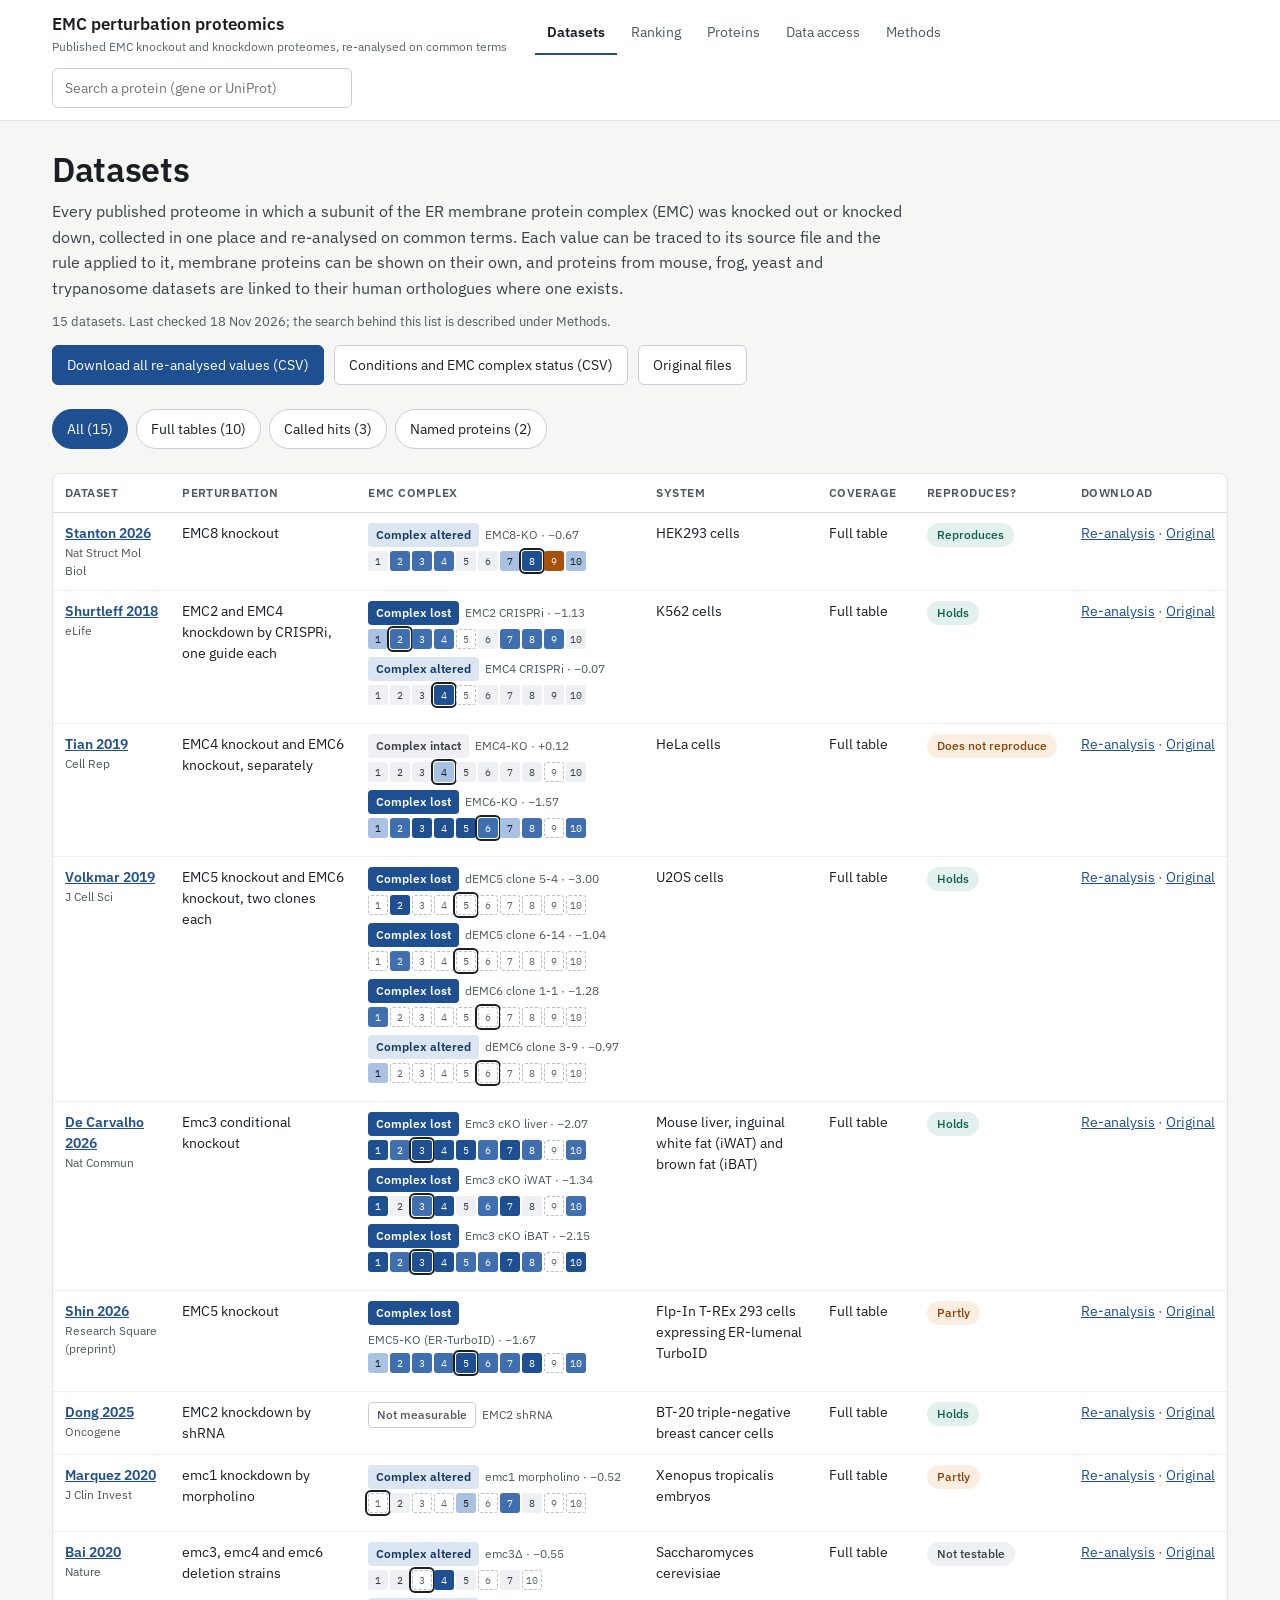
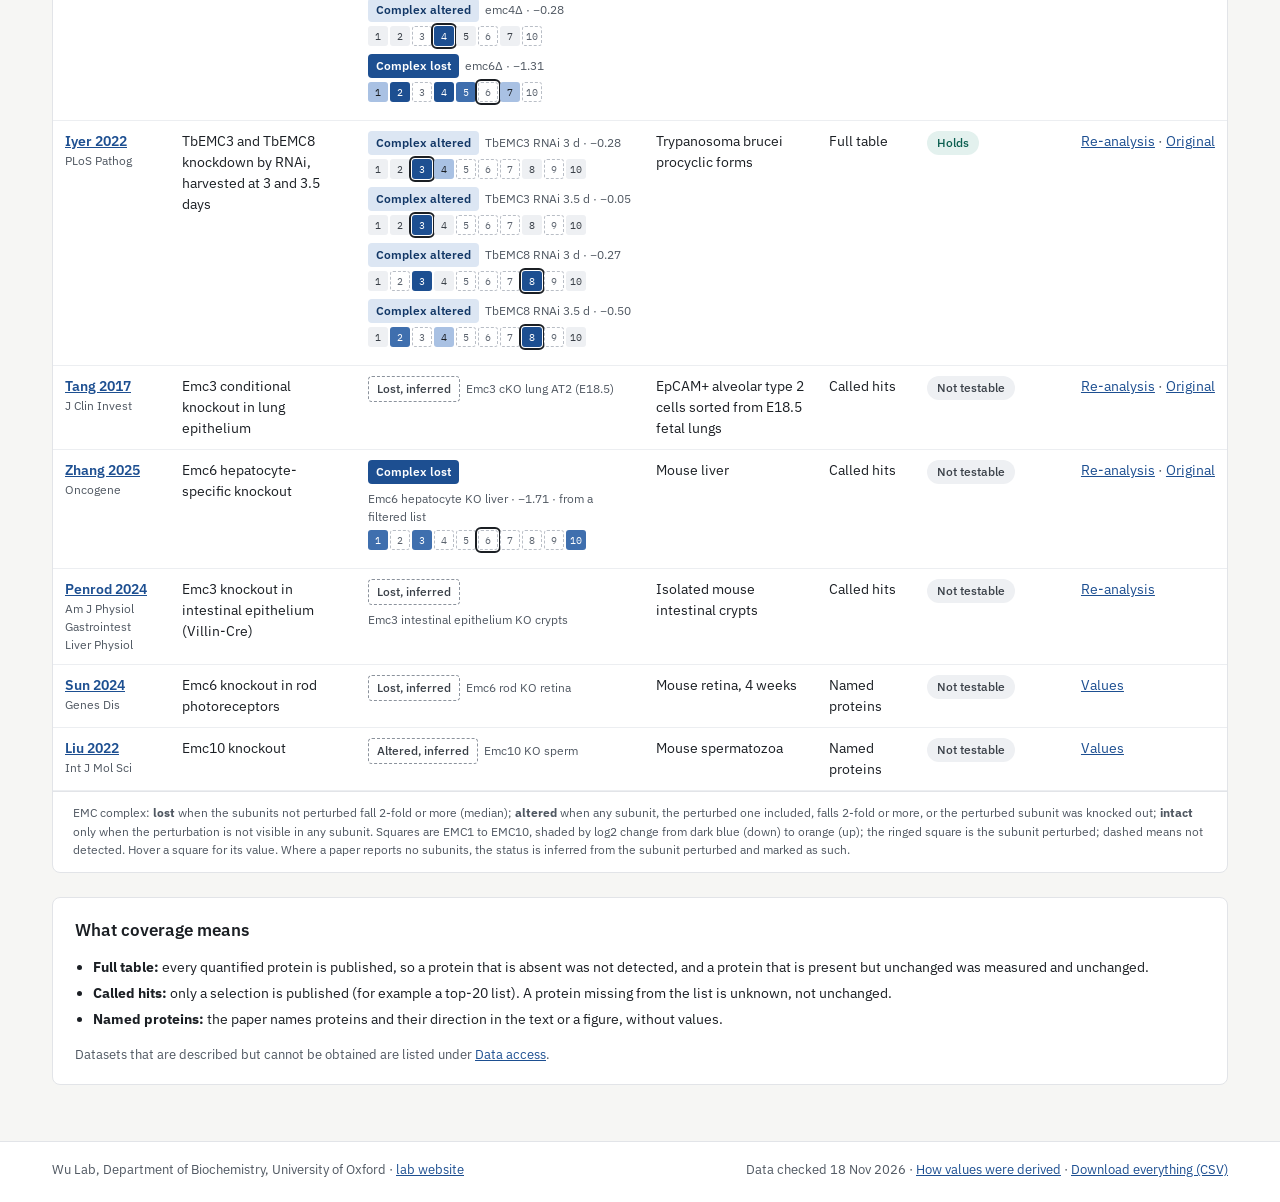
<file: index.html>
<!doctype html>
<html lang="en">
<head>
<meta charset="utf-8">
<meta name="viewport" content="width=device-width, initial-scale=1">
<title>EMC perturbation proteomics: datasets</title>
<meta name="description" content="Every published EMC knockout and knockdown proteome, re-analysed on common terms, with a membrane-protein filter and cross-species orthologues.">
<link rel="preconnect" href="https://fonts.googleapis.com">
<link href="https://fonts.googleapis.com/css2?family=IBM+Plex+Mono:wght@400;500&family=IBM+Plex+Sans:wght@400;500;600&display=swap" rel="stylesheet">
<link rel="stylesheet" href="assets/style.css">
<link rel="icon" href="data:,">
</head>
<body>
<main><div class="wrap">
  <section style="display:flex;flex-direction:column;gap:10px">
    <h1>Datasets</h1>
    <p class="lead">Every published proteome in which a subunit of the ER membrane protein complex (EMC) was knocked out or knocked down, collected in one place and re-analysed on common terms. Each value can be traced to its source file and the rule applied to it, membrane proteins can be shown on their own, and proteins from mouse, frog, yeast and trypanosome datasets are linked to their human orthologues where one exists.</p>
    <p class="small" id="sweep"></p>
    <div style="display:flex;flex-wrap:wrap;gap:10px;margin-top:4px">
      <a class="btn primary" href="downloads/emc_long.csv" download>Download all re-analysed values (CSV)</a>
      <a class="btn" href="downloads/conditions.csv" download>Conditions and EMC complex status (CSV)</a>
      <a class="btn" href="access.html#originals">Original files</a>
    </div>
  </section>

  <div class="chips" role="group" aria-label="Filter by coverage" id="filters"></div>

  <section class="card">
    <div class="tbox"><table class="t" style="min-width:1080px">
      <thead><tr><th>Dataset</th><th>Perturbation</th><th>EMC complex</th><th>System</th><th>Coverage</th><th>Reproduces?</th><th>Download</th></tr></thead>
      <tbody id="rows"><tr><td colspan="7" class="loading">Loading…</td></tr></tbody>
    </table></div>
    <div class="card-foot">EMC complex: <b>lost</b> when the subunits not perturbed fall 2-fold or more (median); <b>altered</b> when any subunit, the perturbed one included, falls 2-fold or more, or the perturbed subunit was knocked out; <b>intact</b> only when the perturbation is not visible in any subunit. Squares are EMC1 to EMC10, shaded by log2 change from dark blue (down) to orange (up); the ringed square is the subunit perturbed; dashed means not detected. Hover a square for its value. Where a paper reports no subunits, the status is inferred from the subunit perturbed and marked as such.</div>
  </section>

  <section class="card pad" style="display:flex;flex-direction:column;gap:10px">
    <h2>What coverage means</h2>
    <ul class="plain">
      <li><b>Full table:</b> every quantified protein is published, so a protein that is absent was not detected, and a protein that is present but unchanged was measured and unchanged.</li>
      <li><b>Called hits:</b> only a selection is published (for example a top-20 list). A protein missing from the list is unknown, not unchanged.</li>
      <li><b>Named proteins:</b> the paper names proteins and their direction in the text or a figure, without values.</li>
    </ul>
    <p class="small">Datasets that are described but cannot be obtained are listed under <a href="access.html">Data access</a>.</p>
  </section>
</div></main>
<script src="assets/common.js"></script>
<script>
EMC.header('index.html');
(async () => {
  const D = await EMC.getJSON('data/datasets.json');
  const ds = D.datasets;
  document.getElementById('sweep').textContent = `${ds.length} datasets. Last checked ${D.checked}; the search behind this list is described under Methods.`;
  let filt = 'all';
  const counts = { all: ds.length };
  ds.forEach(d => counts[d.coverage] = (counts[d.coverage] || 0) + 1);
  const opts = [['all', 'All'], ['full table', 'Full tables'], ['called hits', 'Called hits'], ['named proteins', 'Named proteins']];
  const F = document.getElementById('filters');
  const drawF = () => F.innerHTML = opts.map(([k, l]) => `<button data-k="${k}" class="${filt === k ? 'on' : ''}">${l} (${counts[k] || 0})</button>`).join('');
  F.addEventListener('click', e => { const k = e.target.closest('button')?.dataset.k; if (k) { filt = k; drawF(); draw(); } });
  const draw = () => {
    document.getElementById('rows').innerHTML = ds.filter(d => filt === 'all' || d.coverage === filt).map(d => {
      const v = EMC.VERDICT[d.verdict] || [d.verdict, ''];
      const cx = d.conditions.map(c => `<div style="display:flex;flex-direction:column;gap:4px;margin-bottom:8px">
          <div style="display:flex;flex-wrap:wrap;gap:6px;align-items:center">${EMC.badge(c)}<span class="tiny">${EMC.esc(c.name)}${c.median !== null && !c.basis.startsWith('inferred') ? ' · ' + EMC.fc(c.median) : ''}${c.basis.startsWith('one other') ? ' · 1 subunit' : ''}${c.basis.includes('filtered') ? ' · from a filtered list' : ''}</span></div>
          ${EMC.strip(c, d.species, false)}</div>`).join('');
      const dl = d.coverage === 'named proteins' && !d.originals.length ? `<a href="${d.csv}" download>Values</a>` :
        `<a href="${d.csv}" download>Re-analysis</a>${d.originals.length ? ` · <a href="dataset.html?id=${d.id}#downloads">Original</a>` : ''}`;
      return `<tr>
        <td><a href="dataset.html?id=${d.id}" style="font-weight:600">${EMC.esc(d.short)}</a><div class="tiny">${EMC.esc(d.journal)}</div></td>
        <td>${EMC.esc(d.perturbation)}</td>
        <td style="min-width:260px">${cx}</td>
        <td>${EMC.esc(d.system)}</td>
        <td>${EMC.COVERAGE[d.coverage]}</td>
        <td><span class="pill ${v[1]}">${v[0]}</span></td>
        <td class="small" style="white-space:nowrap">${dl}</td></tr>`;
    }).join('');
  };
  drawF(); draw();
})().catch(e => { document.getElementById('rows').innerHTML = `<tr><td colspan="7" class="loading">Could not load the data (${EMC.esc(e.message)}). If you opened this file directly, serve the folder instead (see README).</td></tr>`; });
</script>
</body>
</html>
</file>
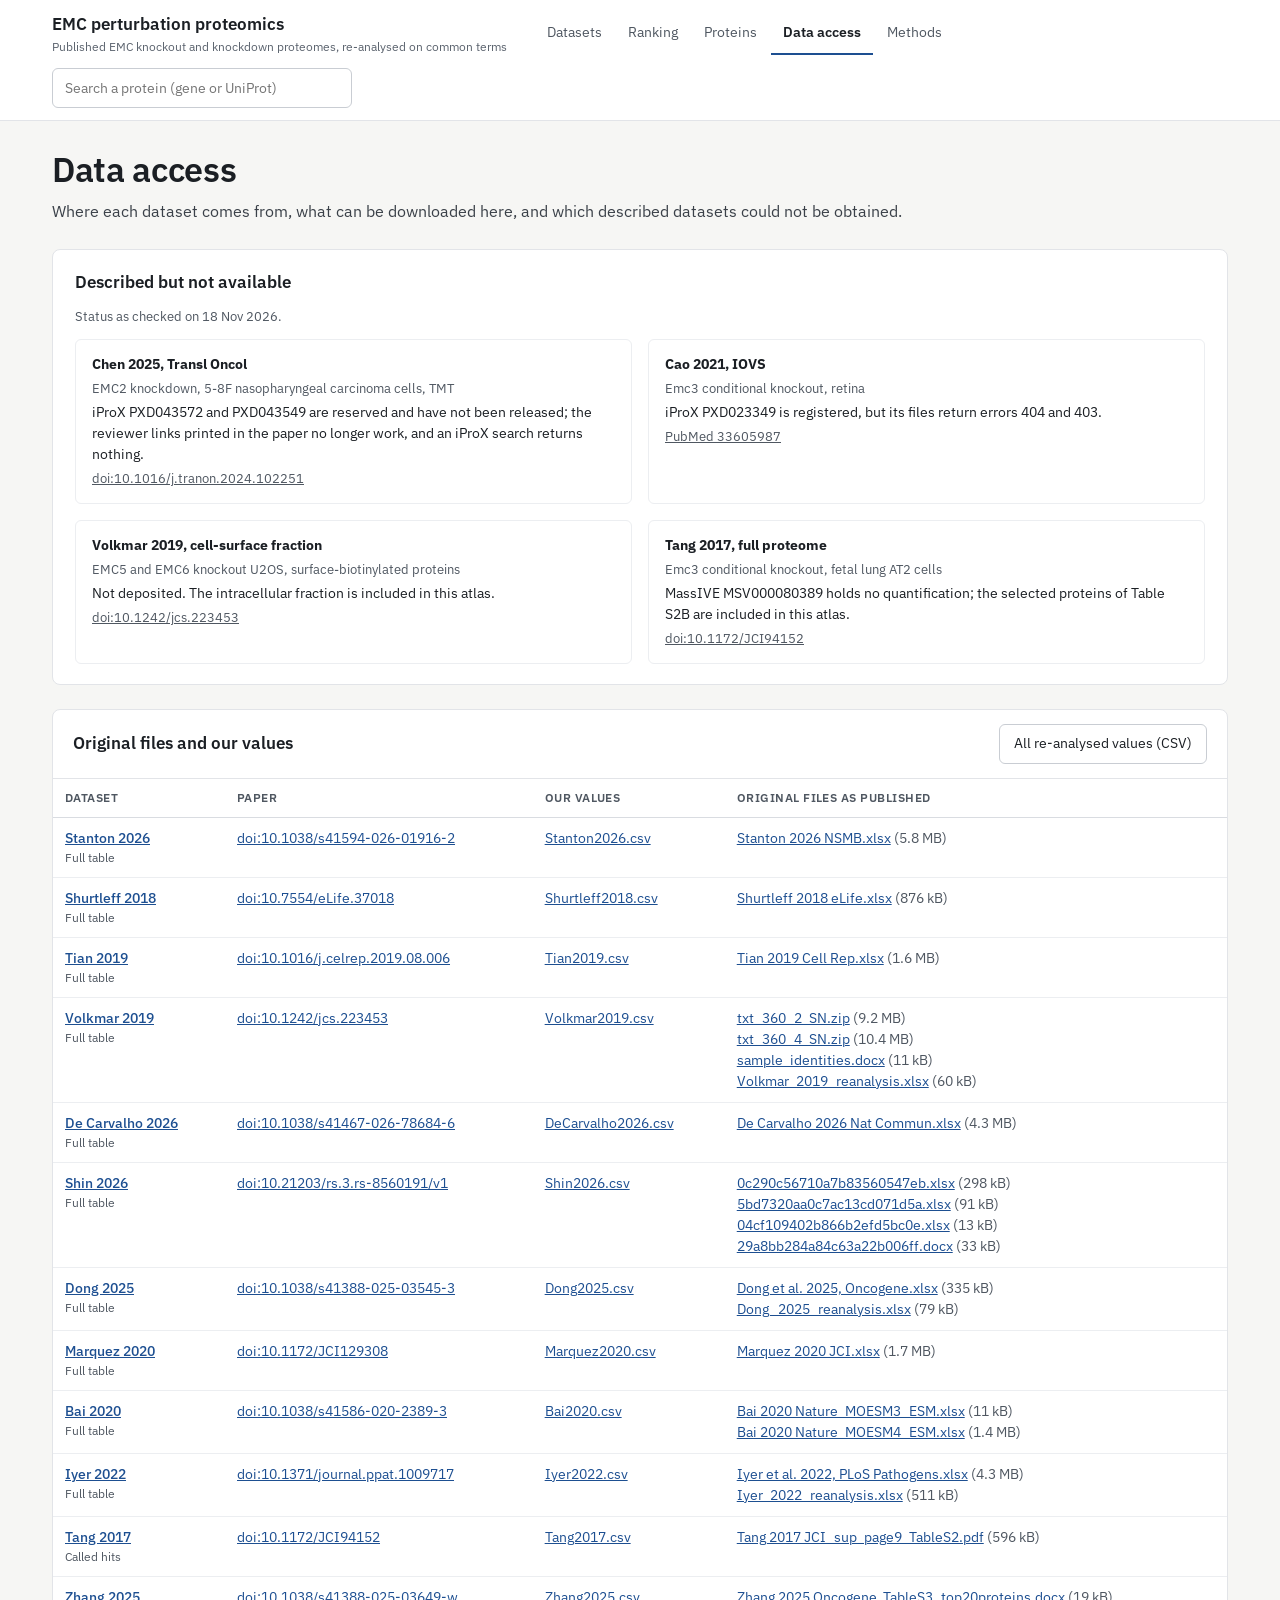
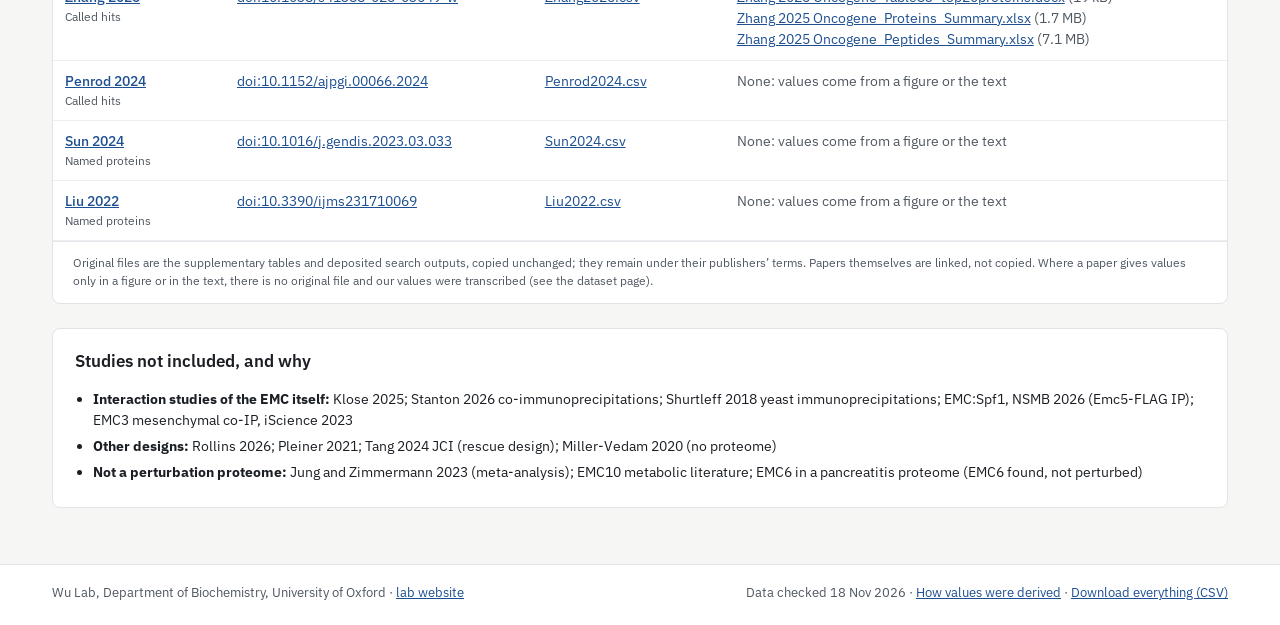
<file: access.html>
<!doctype html>
<html lang="en">
<head>
<meta charset="utf-8">
<meta name="viewport" content="width=device-width, initial-scale=1">
<title>EMC perturbation proteomics: data access</title>
<link rel="preconnect" href="https://fonts.googleapis.com">
<link href="https://fonts.googleapis.com/css2?family=IBM+Plex+Mono:wght@400;500&family=IBM+Plex+Sans:wght@400;500;600&display=swap" rel="stylesheet">
<link rel="stylesheet" href="assets/style.css">
<link rel="icon" href="data:,">
</head>
<body>
<main><div class="wrap">
  <section style="display:flex;flex-direction:column;gap:10px">
    <h1>Data access</h1>
    <p class="lead">Where each dataset comes from, what can be downloaded here, and which described datasets could not be obtained.</p>
  </section>
  <section class="card pad" style="display:flex;flex-direction:column;gap:12px">
    <h2>Described but not available</h2>
    <p class="small" id="checked"></p>
    <div class="grid2" id="unavail"></div>
  </section>
  <section class="card" id="originals">
    <div class="card-head"><h2>Original files and our values</h2><a class="btn" href="downloads/emc_long.csv" download>All re-analysed values (CSV)</a></div>
    <div class="tbox"><table class="t" style="min-width:820px"><thead><tr><th>Dataset</th><th>Paper</th><th>Our values</th><th>Original files as published</th></tr></thead><tbody id="orig"></tbody></table></div>
    <div class="card-foot">Original files are the supplementary tables and deposited search outputs, copied unchanged; they remain under their publishers’ terms. Papers themselves are linked, not copied. Where a paper gives values only in a figure or in the text, there is no original file and our values were transcribed (see the dataset page).</div>
  </section>
  <section class="card pad" style="display:flex;flex-direction:column;gap:10px">
    <h2>Studies not included, and why</h2>
    <ul class="plain" id="excl"></ul>
  </section>
</div></main>
<script src="assets/common.js"></script>
<script>
EMC.header('access.html');
(async () => {
  const D = await EMC.getJSON('data/datasets.json'), e = EMC.esc;
  document.getElementById('checked').textContent = `Status as checked on ${D.checked}.`;
  document.getElementById('unavail').innerHTML = D.unavailable.map(u => `<div style="border:1px solid #eceef1;border-radius:6px;padding:14px 16px;display:flex;flex-direction:column;gap:4px">
    <b style="font-size:14px">${e(u.paper)}</b><span class="small">${e(u.what)}</span><span style="font-size:14px;line-height:1.5">${e(u.status)}</span>
    ${u.doi ? `<a class="small" href="https://doi.org/${e(u.doi)}">doi:${e(u.doi)}</a>` : u.pmid ? `<a class="small" href="https://pubmed.ncbi.nlm.nih.gov/${e(u.pmid)}/">PubMed ${e(u.pmid)}</a>` : ''}</div>`).join('');
  const kb = n => n === null ? '' : n > 1e6 ? ` (${(n / 1e6).toFixed(1)} MB)` : ` (${Math.max(1, Math.round(n / 1e3))} kB)`;
  document.getElementById('orig').innerHTML = D.datasets.map(d => `<tr>
    <td><a href="dataset.html?id=${d.id}" style="font-weight:500">${e(d.short)}</a><div class="tiny">${EMC.COVERAGE[d.coverage]}</div></td>
    <td class="small"><a href="https://doi.org/${e(d.doi)}">doi:${e(d.doi)}</a></td>
    <td class="small"><a href="${d.csv}" download>${d.id}.csv</a></td>
    <td class="small">${d.originals.length ? d.originals.map(f => `<a href="${encodeURI(f.path)}" download>${e(f.name)}</a>${kb(f.bytes)}`).join('<br>') : 'None: values come from a figure or the text'}</td></tr>`).join('');
  document.getElementById('excl').innerHTML = D.excluded.map(([k, v]) => `<li><b>${e(k)}:</b> ${e(v)}</li>`).join('');
})();
</script>
</body>
</html>
</file>
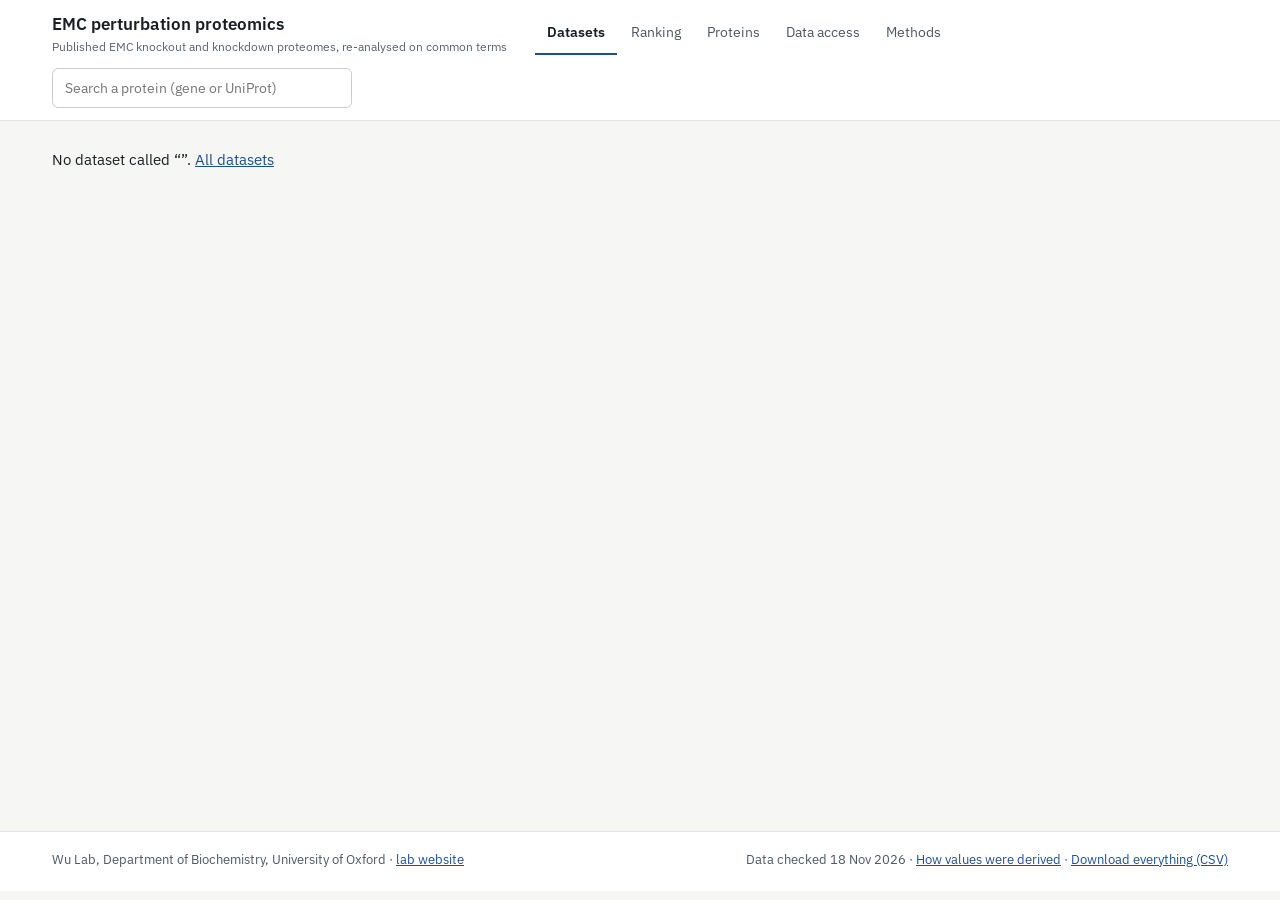
<file: dataset.html>
<!doctype html>
<html lang="en">
<head>
<meta charset="utf-8">
<meta name="viewport" content="width=device-width, initial-scale=1">
<title>EMC perturbation proteomics: dataset</title>
<link rel="preconnect" href="https://fonts.googleapis.com">
<link href="https://fonts.googleapis.com/css2?family=IBM+Plex+Mono:wght@400;500&family=IBM+Plex+Sans:wght@400;500;600&display=swap" rel="stylesheet">
<link rel="stylesheet" href="assets/style.css">
<link rel="icon" href="data:,">
</head>
<body>
<main><div class="wrap" id="page"><div class="loading">Loading…</div></div></main>
<script src="assets/common.js"></script>
<script src="assets/charts.js"></script>
<script src="assets/dataset.js"></script>
</body>
</html>
</file>
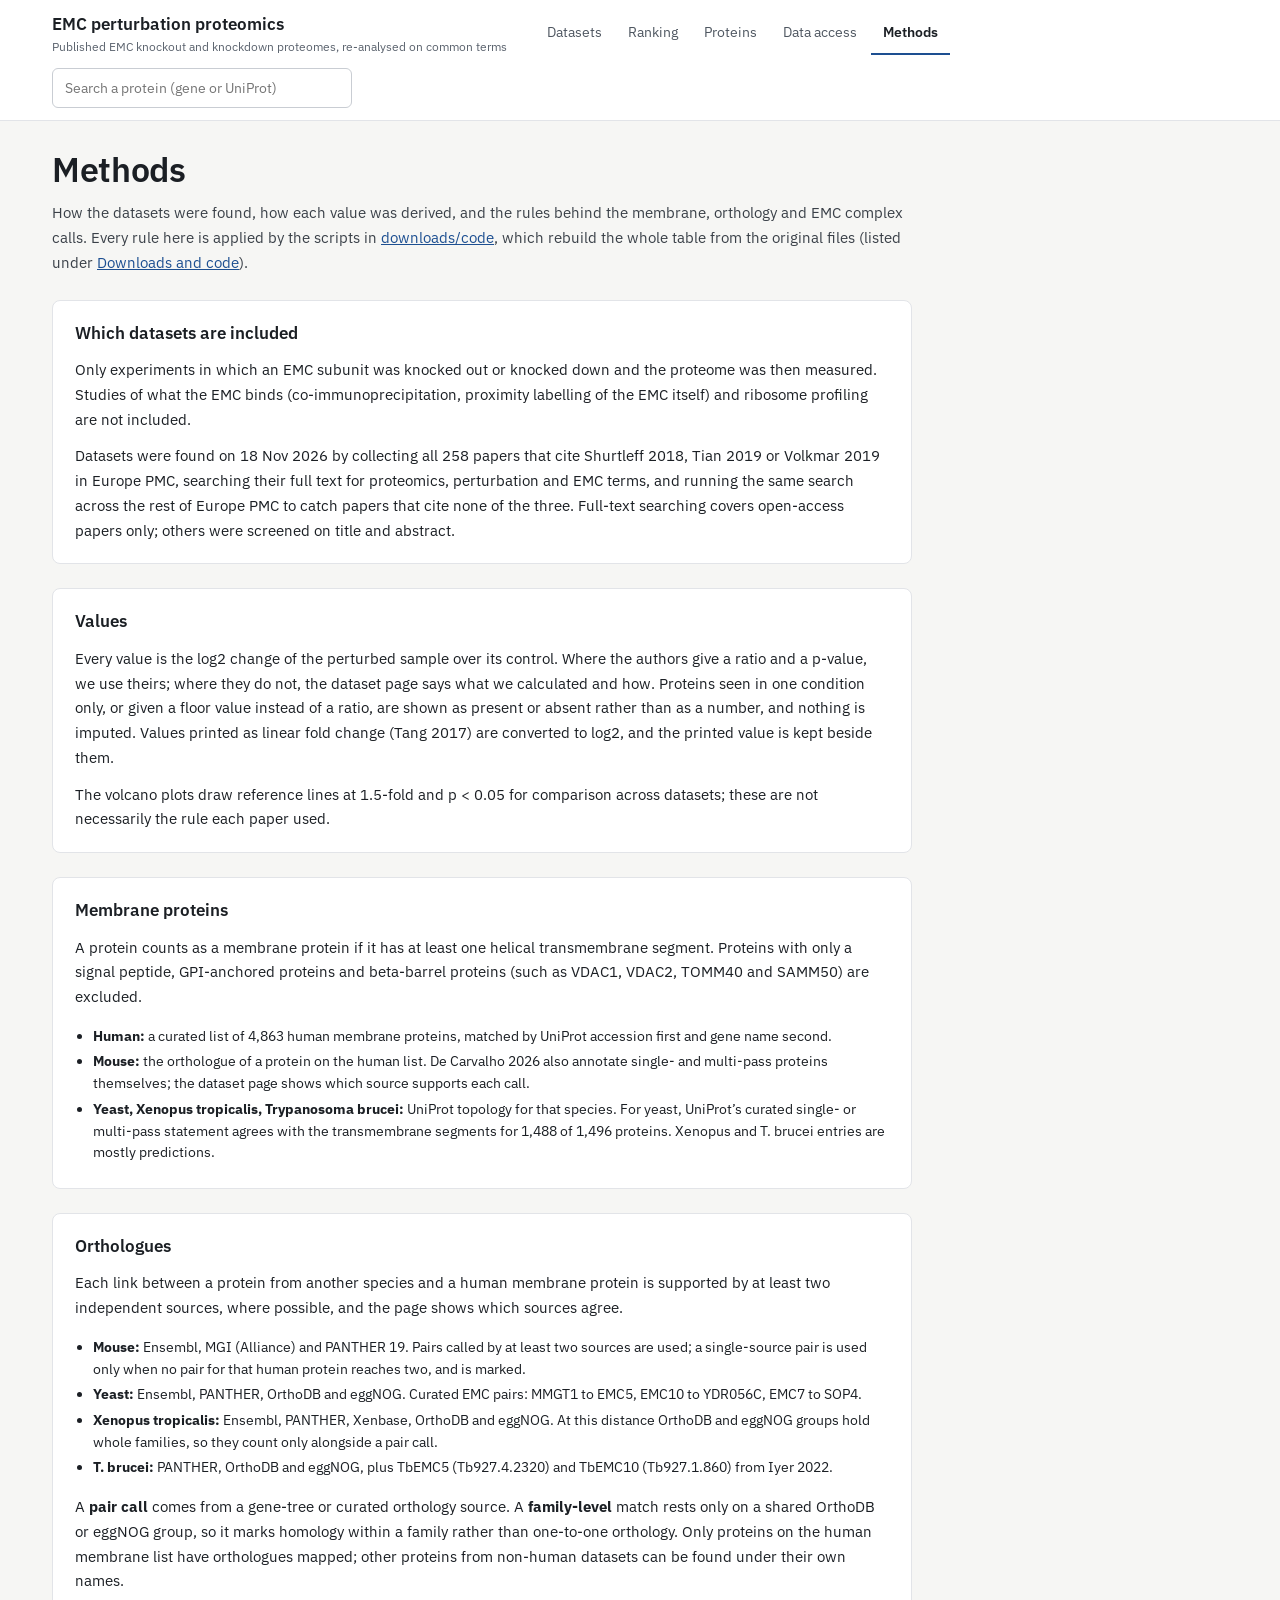
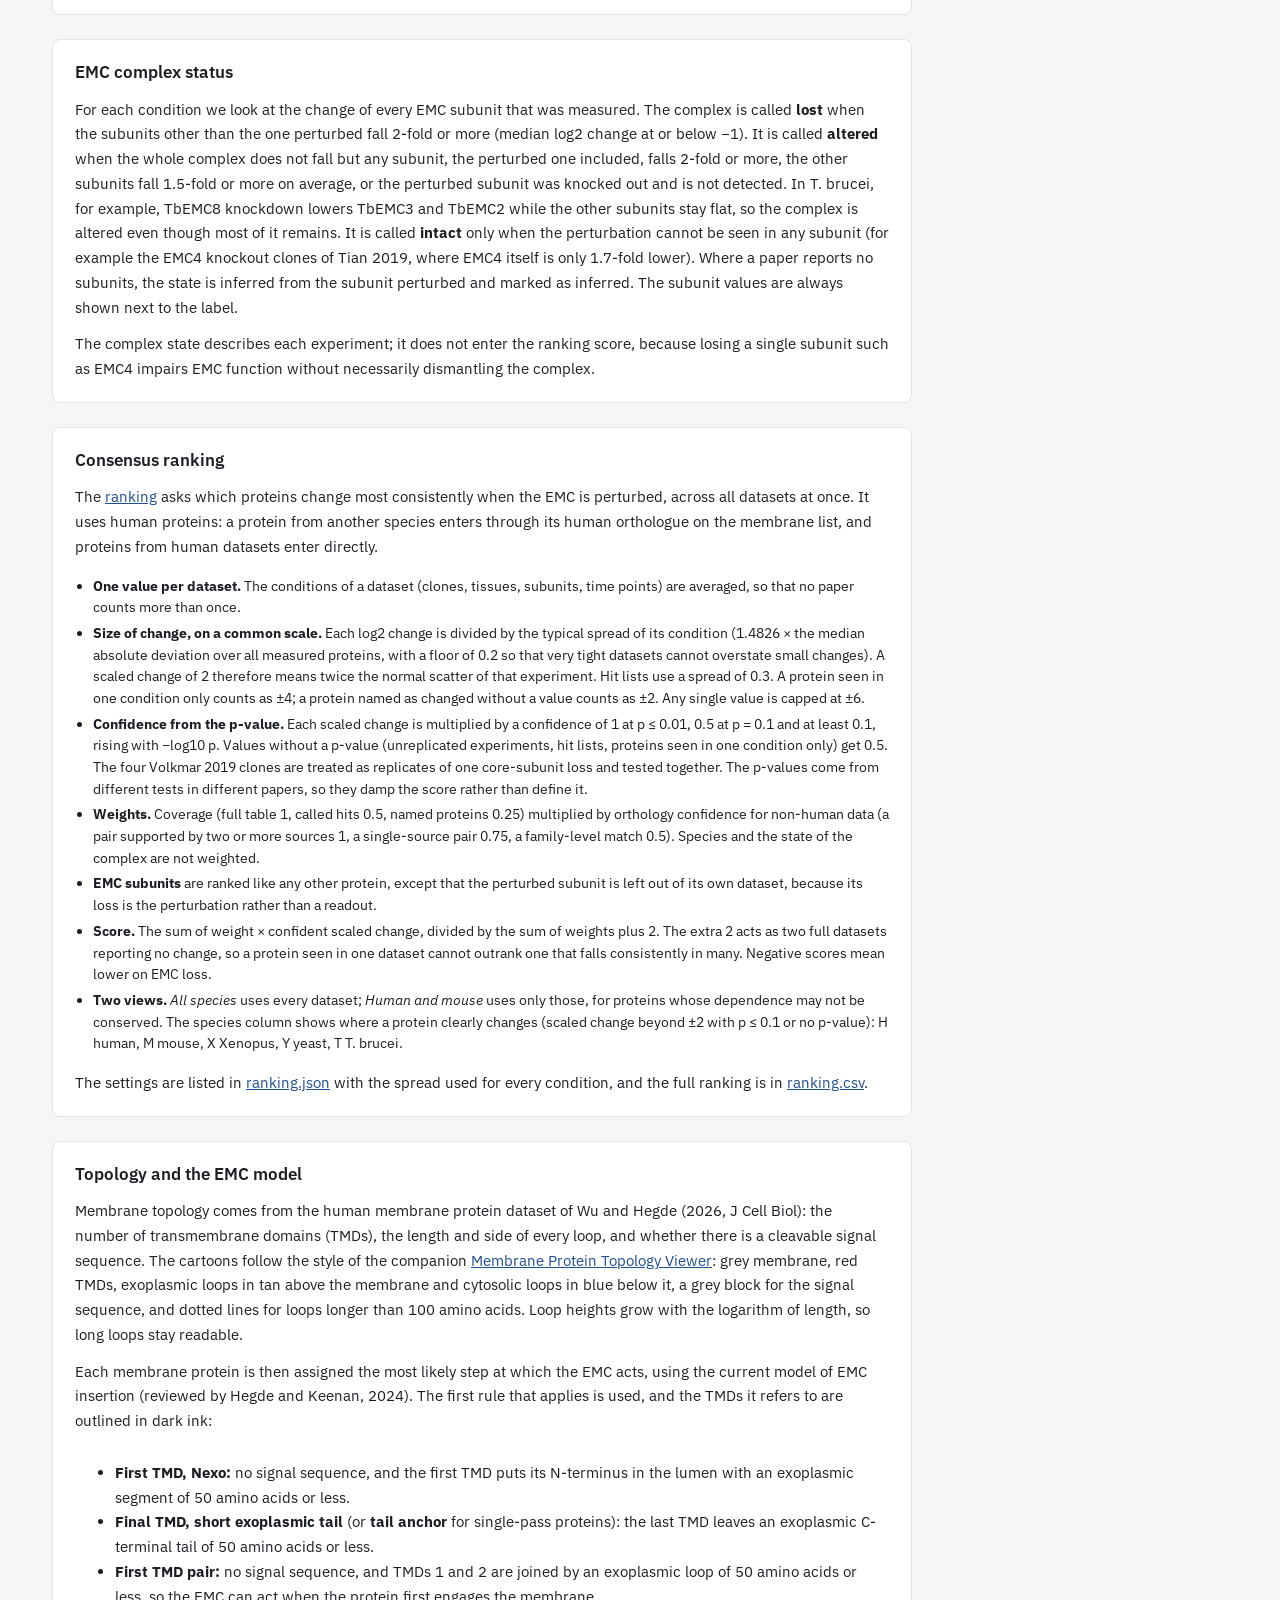
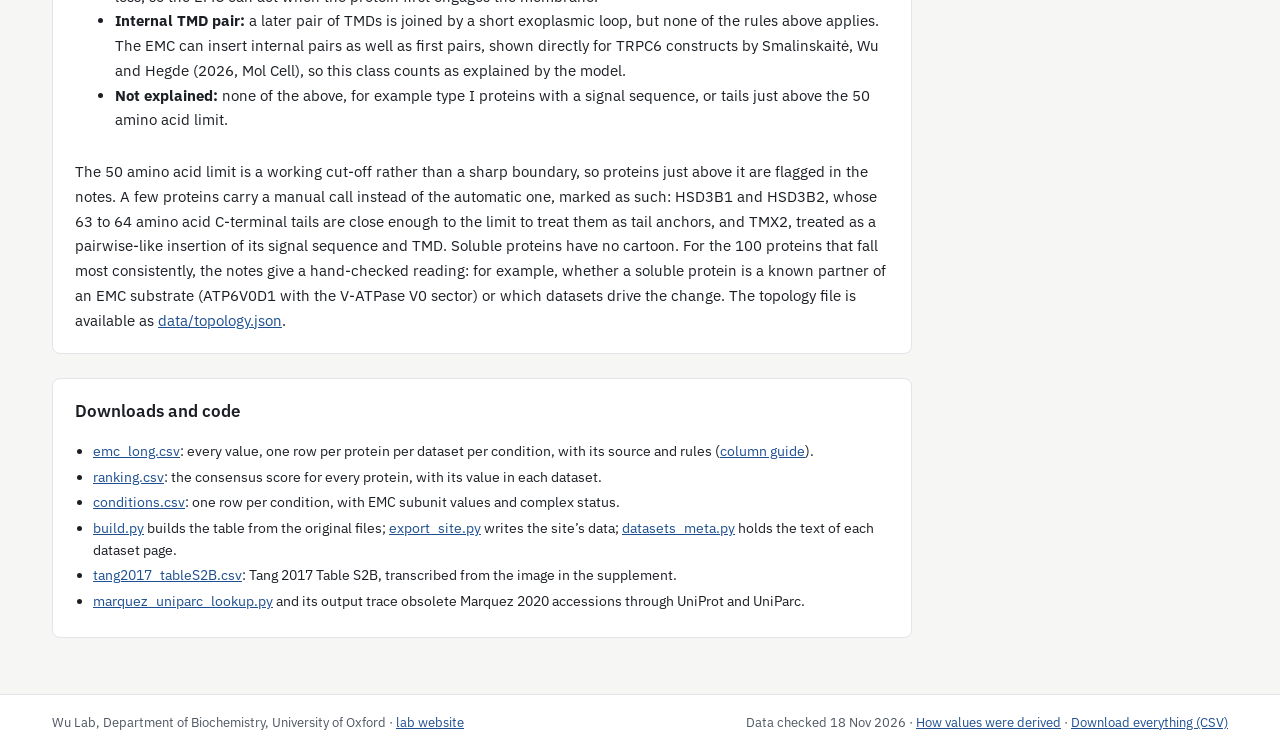
<file: methods.html>
<!doctype html>
<html lang="en">
<head>
<meta charset="utf-8">
<meta name="viewport" content="width=device-width, initial-scale=1">
<title>EMC perturbation proteomics: methods</title>
<link rel="preconnect" href="https://fonts.googleapis.com">
<link href="https://fonts.googleapis.com/css2?family=IBM+Plex+Mono:wght@400;500&family=IBM+Plex+Sans:wght@400;500;600&display=swap" rel="stylesheet">
<link rel="stylesheet" href="assets/style.css">
<link rel="icon" href="data:,">
<style>.prose{max-width:860px;display:flex;flex-direction:column;gap:12px}.prose p,.prose li{font-size:15px;line-height:1.65}</style>
</head>
<body>
<main><div class="wrap">
  <section class="prose">
    <h1>Methods</h1>
    <p class="lead">How the datasets were found, how each value was derived, and the rules behind the membrane, orthology and EMC complex calls. Every rule here is applied by the scripts in <a href="downloads/code/">downloads/code</a>, which rebuild the whole table from the original files (listed under <a href="#code">Downloads and code</a>).</p>
  </section>

  <section class="card pad prose">
    <h2>Which datasets are included</h2>
    <p>Only experiments in which an EMC subunit was knocked out or knocked down and the proteome was then measured. Studies of what the EMC binds (co-immunoprecipitation, proximity labelling of the EMC itself) and ribosome profiling are not included.</p>
    <p>Datasets were found on 18 Nov 2026 by collecting all 258 papers that cite Shurtleff 2018, Tian 2019 or Volkmar 2019 in Europe PMC, searching their full text for proteomics, perturbation and EMC terms, and running the same search across the rest of Europe PMC to catch papers that cite none of the three. Full-text searching covers open-access papers only; others were screened on title and abstract.</p>
  </section>

  <section class="card pad prose">
    <h2>Values</h2>
    <p>Every value is the log2 change of the perturbed sample over its control. Where the authors give a ratio and a p-value, we use theirs; where they do not, the dataset page says what we calculated and how. Proteins seen in one condition only, or given a floor value instead of a ratio, are shown as present or absent rather than as a number, and nothing is imputed. Values printed as linear fold change (Tang 2017) are converted to log2, and the printed value is kept beside them.</p>
    <p>The volcano plots draw reference lines at 1.5-fold and p &lt; 0.05 for comparison across datasets; these are not necessarily the rule each paper used.</p>
  </section>

  <section class="card pad prose">
    <h2>Membrane proteins</h2>
    <p>A protein counts as a membrane protein if it has at least one helical transmembrane segment. Proteins with only a signal peptide, GPI-anchored proteins and beta-barrel proteins (such as VDAC1, VDAC2, TOMM40 and SAMM50) are excluded.</p>
    <ul class="plain">
      <li><b>Human:</b> a curated list of 4,863 human membrane proteins, matched by UniProt accession first and gene name second.</li>
      <li><b>Mouse:</b> the orthologue of a protein on the human list. De Carvalho 2026 also annotate single- and multi-pass proteins themselves; the dataset page shows which source supports each call.</li>
      <li><b>Yeast, Xenopus tropicalis, Trypanosoma brucei:</b> UniProt topology for that species. For yeast, UniProt’s curated single- or multi-pass statement agrees with the transmembrane segments for 1,488 of 1,496 proteins. Xenopus and T. brucei entries are mostly predictions.</li>
    </ul>
  </section>

  <section class="card pad prose">
    <h2>Orthologues</h2>
    <p>Each link between a protein from another species and a human membrane protein is supported by at least two independent sources, where possible, and the page shows which sources agree.</p>
    <ul class="plain">
      <li><b>Mouse:</b> Ensembl, MGI (Alliance) and PANTHER 19. Pairs called by at least two sources are used; a single-source pair is used only when no pair for that human protein reaches two, and is marked.</li>
      <li><b>Yeast:</b> Ensembl, PANTHER, OrthoDB and eggNOG. Curated EMC pairs: MMGT1 to EMC5, EMC10 to YDR056C, EMC7 to SOP4.</li>
      <li><b>Xenopus tropicalis:</b> Ensembl, PANTHER, Xenbase, OrthoDB and eggNOG. At this distance OrthoDB and eggNOG groups hold whole families, so they count only alongside a pair call.</li>
      <li><b>T. brucei:</b> PANTHER, OrthoDB and eggNOG, plus TbEMC5 (Tb927.4.2320) and TbEMC10 (Tb927.1.860) from Iyer 2022.</li>
    </ul>
    <p>A <b>pair call</b> comes from a gene-tree or curated orthology source. A <b>family-level</b> match rests only on a shared OrthoDB or eggNOG group, so it marks homology within a family rather than one-to-one orthology. Only proteins on the human membrane list have orthologues mapped; other proteins from non-human datasets can be found under their own names.</p>
  </section>

  <section class="card pad prose">
    <h2>EMC complex status</h2>
    <p>For each condition we look at the change of every EMC subunit that was measured. The complex is called <b>lost</b> when the subunits other than the one perturbed fall 2-fold or more (median log2 change at or below −1). It is called <b>altered</b> when the whole complex does not fall but any subunit, the perturbed one included, falls 2-fold or more, the other subunits fall 1.5-fold or more on average, or the perturbed subunit was knocked out and is not detected. In T. brucei, for example, TbEMC8 knockdown lowers TbEMC3 and TbEMC2 while the other subunits stay flat, so the complex is altered even though most of it remains. It is called <b>intact</b> only when the perturbation cannot be seen in any subunit (for example the EMC4 knockout clones of Tian 2019, where EMC4 itself is only 1.7-fold lower). Where a paper reports no subunits, the state is inferred from the subunit perturbed and marked as inferred. The subunit values are always shown next to the label.</p>
    <p>The complex state describes each experiment; it does not enter the ranking score, because losing a single subunit such as EMC4 impairs EMC function without necessarily dismantling the complex.</p>
  </section>

  <section class="card pad prose" id="ranking">
    <h2>Consensus ranking</h2>
    <p>The <a href="ranking.html">ranking</a> asks which proteins change most consistently when the EMC is perturbed, across all datasets at once. It uses human proteins: a protein from another species enters through its human orthologue on the membrane list, and proteins from human datasets enter directly.</p>
    <ul class="plain">
      <li><b>One value per dataset.</b> The conditions of a dataset (clones, tissues, subunits, time points) are averaged, so that no paper counts more than once.</li>
      <li><b>Size of change, on a common scale.</b> Each log2 change is divided by the typical spread of its condition (1.4826 × the median absolute deviation over all measured proteins, with a floor of 0.2 so that very tight datasets cannot overstate small changes). A scaled change of 2 therefore means twice the normal scatter of that experiment. Hit lists use a spread of 0.3. A protein seen in one condition only counts as ±4; a protein named as changed without a value counts as ±2. Any single value is capped at ±6.</li>
      <li><b>Confidence from the p-value.</b> Each scaled change is multiplied by a confidence of 1 at p ≤ 0.01, 0.5 at p = 0.1 and at least 0.1, rising with −log10 p. Values without a p-value (unreplicated experiments, hit lists, proteins seen in one condition only) get 0.5. The four Volkmar 2019 clones are treated as replicates of one core-subunit loss and tested together. The p-values come from different tests in different papers, so they damp the score rather than define it.</li>
      <li><b>Weights.</b> Coverage (full table 1, called hits 0.5, named proteins 0.25) multiplied by orthology confidence for non-human data (a pair supported by two or more sources 1, a single-source pair 0.75, a family-level match 0.5). Species and the state of the complex are not weighted.</li>
      <li><b>EMC subunits</b> are ranked like any other protein, except that the perturbed subunit is left out of its own dataset, because its loss is the perturbation rather than a readout.</li>
      <li><b>Score.</b> The sum of weight × confident scaled change, divided by the sum of weights plus 2. The extra 2 acts as two full datasets reporting no change, so a protein seen in one dataset cannot outrank one that falls consistently in many. Negative scores mean lower on EMC loss.</li>
      <li><b>Two views.</b> <i>All species</i> uses every dataset; <i>Human and mouse</i> uses only those, for proteins whose dependence may not be conserved. The species column shows where a protein clearly changes (scaled change beyond ±2 with p ≤ 0.1 or no p-value): H human, M mouse, X Xenopus, Y yeast, T T. brucei.</li>
    </ul>
    <p>The settings are listed in <a href="data/ranking.json">ranking.json</a> with the spread used for every condition, and the full ranking is in <a href="downloads/ranking.csv">ranking.csv</a>.</p>
  </section>

  <section class="card pad prose" id="topology">
    <h2>Topology and the EMC model</h2>
    <p>Membrane topology comes from the human membrane protein dataset of Wu and Hegde (2026, J Cell Biol): the number of transmembrane domains (TMDs), the length and side of every loop, and whether there is a cleavable signal sequence. The cartoons follow the style of the companion <a href="https://topology.bioch.ox.ac.uk/">Membrane Protein Topology Viewer</a>: grey membrane, red TMDs, exoplasmic loops in tan above the membrane and cytosolic loops in blue below it, a grey block for the signal sequence, and dotted lines for loops longer than 100 amino acids. Loop heights grow with the logarithm of length, so long loops stay readable.</p>
    <p>Each membrane protein is then assigned the most likely step at which the EMC acts, using the current model of EMC insertion (reviewed by Hegde and Keenan, 2024). The first rule that applies is used, and the TMDs it refers to are outlined in dark ink:</p>
    <ul>
      <li><b>First TMD, Nexo:</b> no signal sequence, and the first TMD puts its N-terminus in the lumen with an exoplasmic segment of 50 amino acids or less.</li>
      <li><b>Final TMD, short exoplasmic tail</b> (or <b>tail anchor</b> for single-pass proteins): the last TMD leaves an exoplasmic C-terminal tail of 50 amino acids or less.</li>
      <li><b>First TMD pair:</b> no signal sequence, and TMDs 1 and 2 are joined by an exoplasmic loop of 50 amino acids or less, so the EMC can act when the protein first engages the membrane.</li>
      <li><b>Internal TMD pair:</b> a later pair of TMDs is joined by a short exoplasmic loop, but none of the rules above applies. The EMC can insert internal pairs as well as first pairs, shown directly for TRPC6 constructs by Smalinskait&#279;, Wu and Hegde (2026, Mol Cell), so this class counts as explained by the model.</li>
      <li><b>Not explained:</b> none of the above, for example type I proteins with a signal sequence, or tails just above the 50 amino acid limit.</li>
    </ul>
    <p>The 50 amino acid limit is a working cut-off rather than a sharp boundary, so proteins just above it are flagged in the notes. A few proteins carry a manual call instead of the automatic one, marked as such: HSD3B1 and HSD3B2, whose 63 to 64 amino acid C-terminal tails are close enough to the limit to treat them as tail anchors, and TMX2, treated as a pairwise-like insertion of its signal sequence and TMD. Soluble proteins have no cartoon. For the 100 proteins that fall most consistently, the notes give a hand-checked reading: for example, whether a soluble protein is a known partner of an EMC substrate (ATP6V0D1 with the V-ATPase V0 sector) or which datasets drive the change. The topology file is available as <a href="data/topology.json">data/topology.json</a>.</p>
  </section>

  <section class="card pad prose" id="code">
    <h2>Downloads and code</h2>
    <ul class="plain">
      <li><a href="downloads/emc_long.csv">emc_long.csv</a>: every value, one row per protein per dataset per condition, with its source and rules (<a href="downloads/README.md">column guide</a>).</li>
      <li><a href="downloads/ranking.csv">ranking.csv</a>: the consensus score for every protein, with its value in each dataset.</li>
      <li><a href="downloads/conditions.csv">conditions.csv</a>: one row per condition, with EMC subunit values and complex status.</li>
      <li><a href="downloads/code/build.py">build.py</a> builds the table from the original files; <a href="downloads/code/export_site.py">export_site.py</a> writes the site’s data; <a href="downloads/code/datasets_meta.py">datasets_meta.py</a> holds the text of each dataset page.</li>
      <li><a href="downloads/code/tang2017_tableS2B.csv">tang2017_tableS2B.csv</a>: Tang 2017 Table S2B, transcribed from the image in the supplement.</li>
      <li><a href="downloads/code/marquez_uniparc_lookup.py">marquez_uniparc_lookup.py</a> and its output trace obsolete Marquez 2020 accessions through UniProt and UniParc.</li>
    </ul>
  </section>
</div></main>
<script src="assets/common.js"></script>
<script>EMC.header('methods.html');</script>
</body>
</html>
</file>
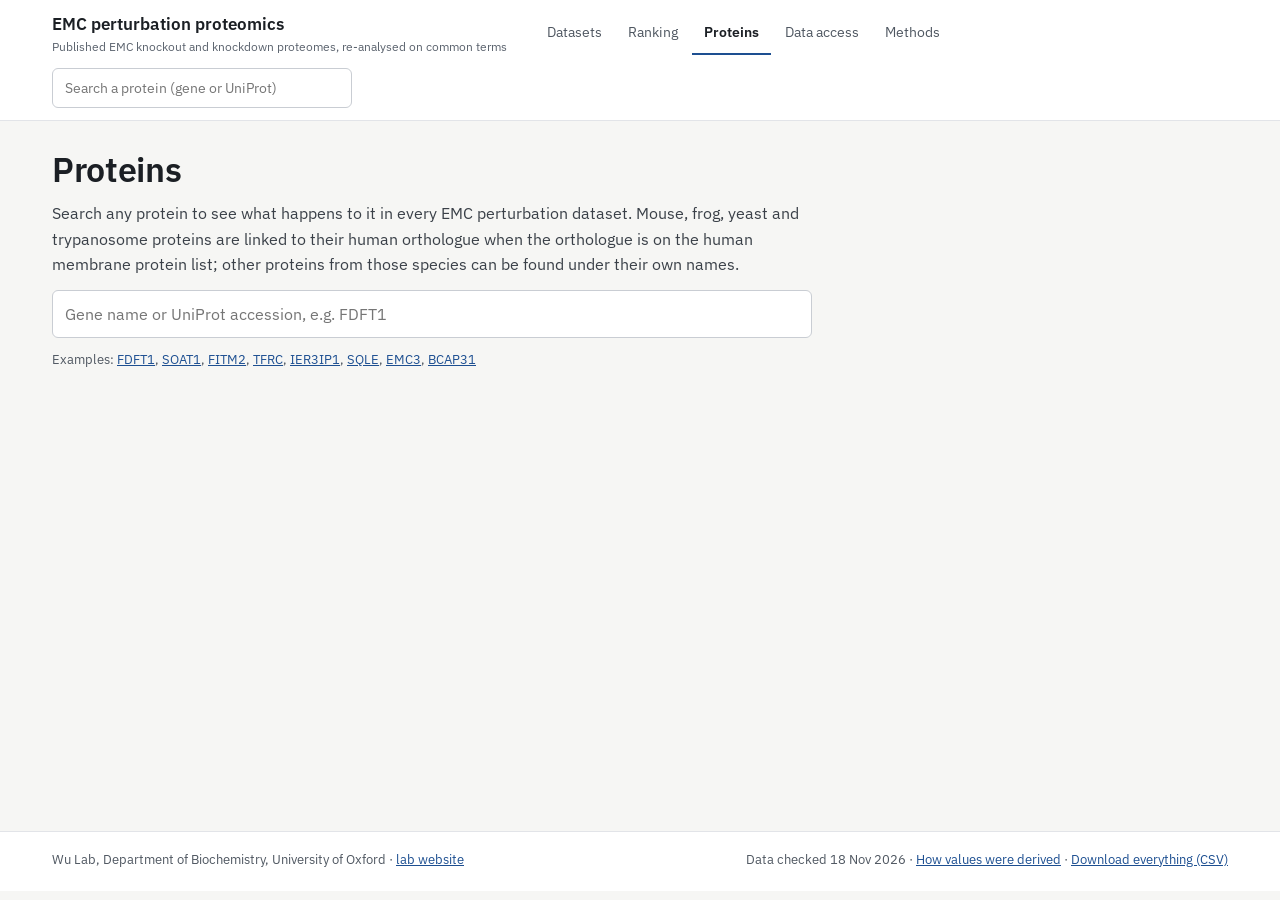
<file: protein.html>
<!doctype html>
<html lang="en">
<head>
<meta charset="utf-8">
<meta name="viewport" content="width=device-width, initial-scale=1">
<title>EMC perturbation proteomics: proteins</title>
<link rel="preconnect" href="https://fonts.googleapis.com">
<link href="https://fonts.googleapis.com/css2?family=IBM+Plex+Mono:wght@400;500&family=IBM+Plex+Sans:wght@400;500;600&display=swap" rel="stylesheet">
<link rel="stylesheet" href="assets/style.css">
<link rel="icon" href="data:,">
</head>
<body>
<main><div class="wrap" id="page"><div class="loading">Loading…</div></div></main>
<script src="assets/common.js"></script>
<script src="assets/topo.js"></script>
<script src="assets/protein.js"></script>
</body>
</html>
</file>
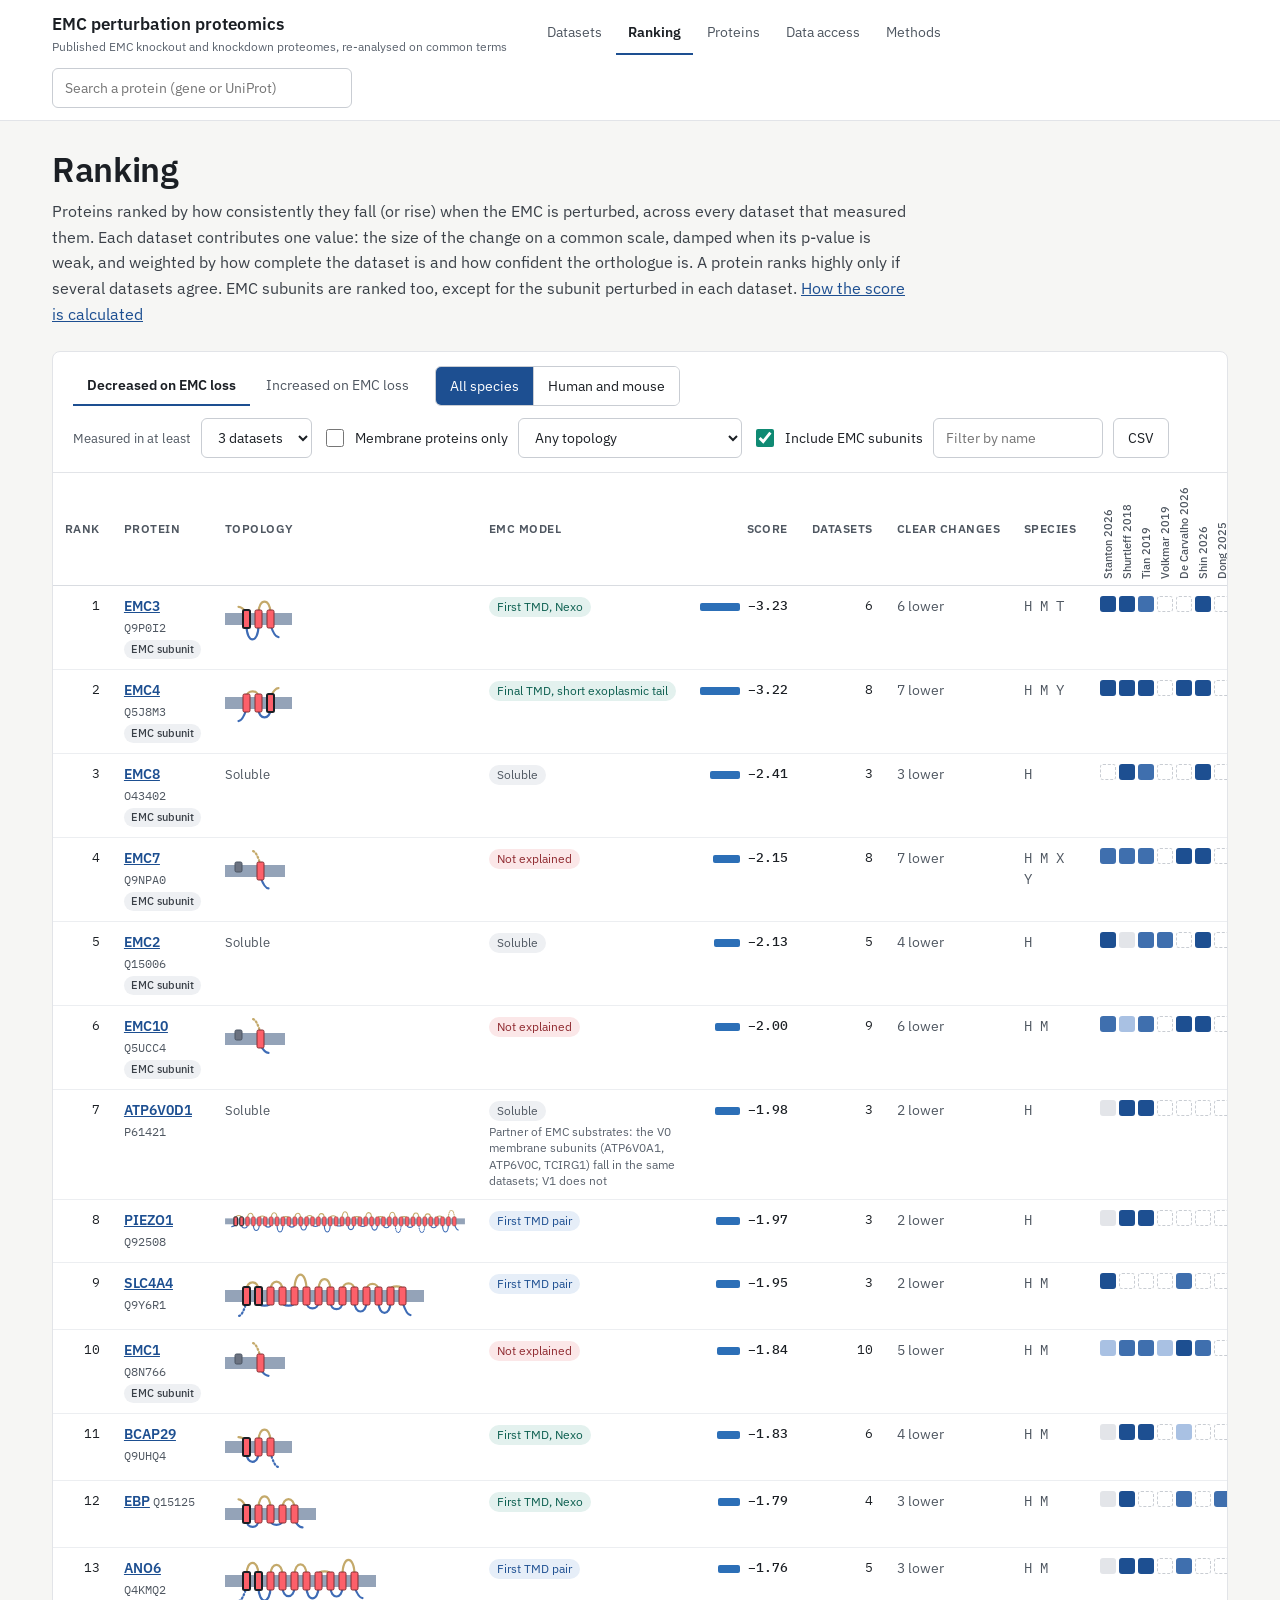
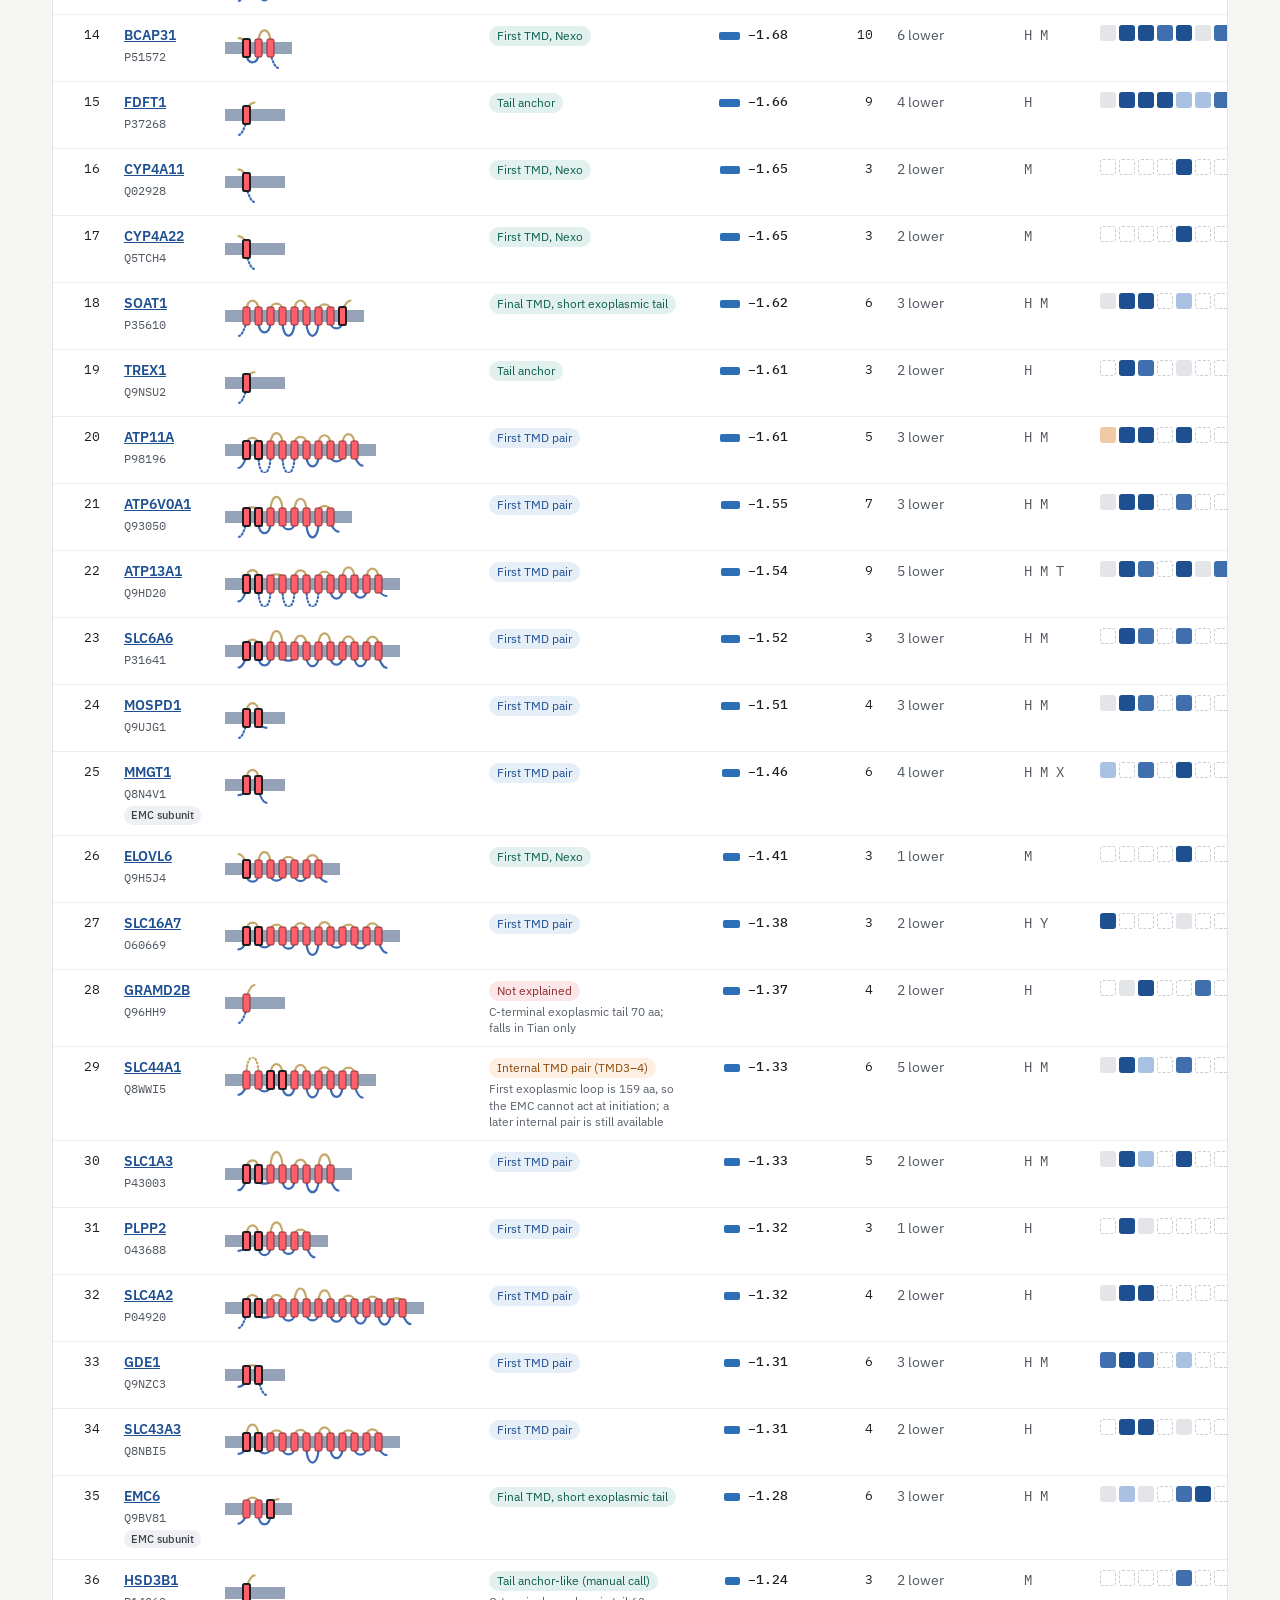
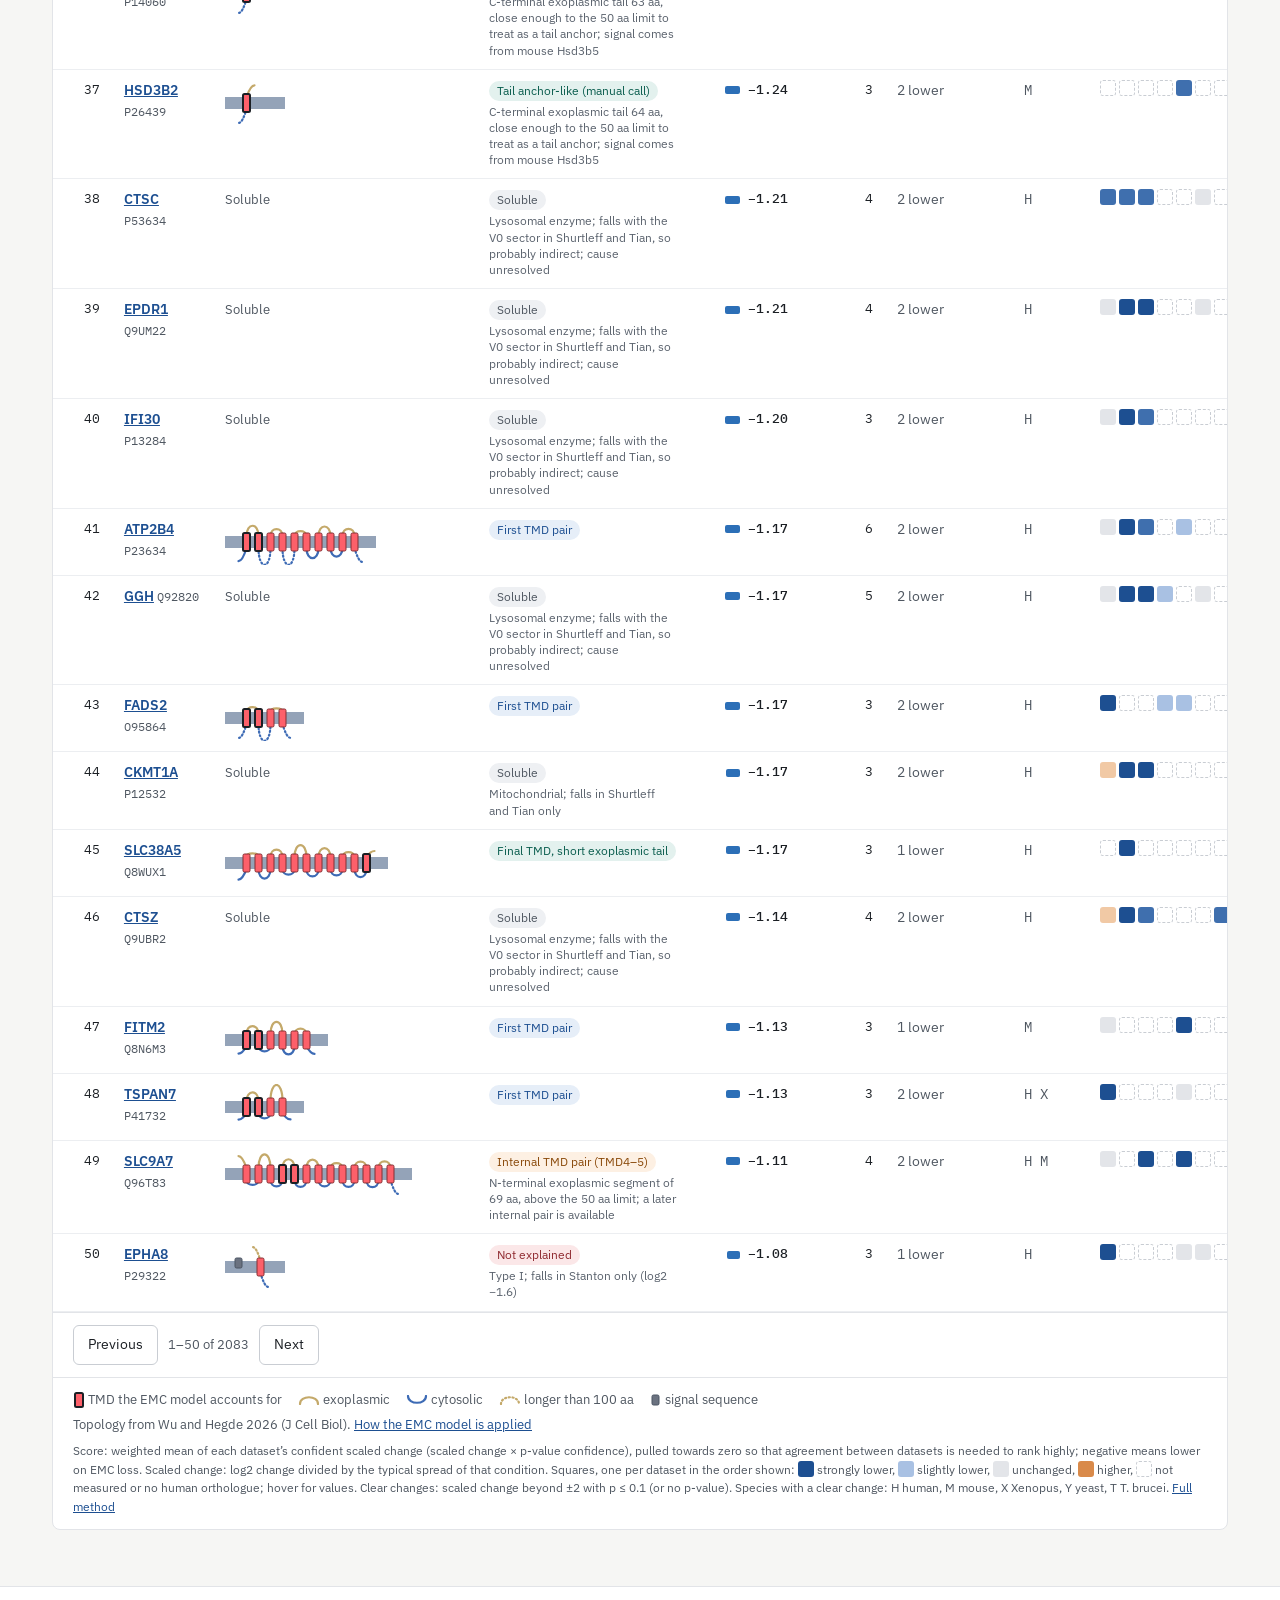
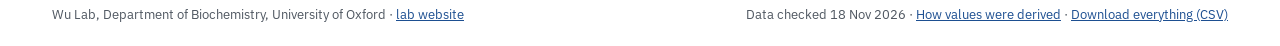
<file: ranking.html>
<!doctype html>
<html lang="en">
<head>
<meta charset="utf-8">
<meta name="viewport" content="width=device-width, initial-scale=1">
<title>EMC perturbation proteomics: ranking</title>
<link rel="preconnect" href="https://fonts.googleapis.com">
<link href="https://fonts.googleapis.com/css2?family=IBM+Plex+Mono:wght@400;500&family=IBM+Plex+Sans:wght@400;500;600&display=swap" rel="stylesheet">
<link rel="stylesheet" href="assets/style.css">
<link rel="icon" href="data:,">
<style>
.dsq{width:16px;height:16px;border-radius:3px;display:inline-block}
.dsq.na{background:#fff;border:1px dashed #c9cdd3}
.dstrip{display:grid;grid-template-columns:repeat(15,16px);gap:3px}
.dhead{display:grid;grid-template-columns:repeat(15,16px);gap:3px;height:96px;align-items:end}
.dhead span{writing-mode:vertical-rl;transform:rotate(180deg);font-size:11px;font-weight:500;color:var(--muted);text-transform:none;letter-spacing:0;white-space:nowrap;line-height:16px}
.score{font-family:var(--mono);font-weight:500}
.bar{height:8px;border-radius:2px;display:inline-block;vertical-align:middle}
</style>
</head>
<body>
<main><div class="wrap">
  <section style="display:flex;flex-direction:column;gap:10px">
    <h1>Ranking</h1>
    <p class="lead">Proteins ranked by how consistently they fall (or rise) when the EMC is perturbed, across every dataset that measured them. Each dataset contributes one value: the size of the change on a common scale, damped when its p-value is weak, and weighted by how complete the dataset is and how confident the orthologue is. A protein ranks highly only if several datasets agree. EMC subunits are ranked too, except for the subunit perturbed in each dataset. <a href="methods.html#ranking">How the score is calculated</a></p>
  </section>

  <section class="card">
    <div class="card-head">
      <div style="display:flex;flex-wrap:wrap;gap:12px;align-items:center">
        <div class="tabs" role="tablist" id="dir">
          <button data-d="down" class="on" role="tab">Decreased on EMC loss</button>
          <button data-d="up" role="tab">Increased on EMC loss</button>
        </div>
        <div class="seg" role="group" aria-label="Datasets used" id="view"><button data-v="all" class="on">All species</button><button data-v="mam">Human and mouse</button></div>
      </div>
      <div style="display:flex;flex-wrap:wrap;gap:10px;align-items:center">
        <label class="small" for="minn">Measured in at least</label>
        <select id="minn"><option value="2">2 datasets</option><option value="3" selected>3 datasets</option><option value="5">5 datasets</option><option value="8">8 datasets</option></select>
        <label class="check"><input type="checkbox" id="mem"> Membrane proteins only</label>
        <label class="sr" for="tc">EMC model</label><select id="tc"><option value="">Any topology</option><option value="expl">Explained by the EMC model</option><option value="R1">First TMD, Nexo</option><option value="R2">Final TMD or tail anchor</option><option value="pair1">First TMD pair</option><option value="pairs">Internal TMD pair</option><option value="none">Not explained (membrane)</option><option value="sol">Soluble</option></select>
        <label class="check"><input type="checkbox" id="emc" checked> Include EMC subunits</label>
        <label class="sr" for="q">Filter</label><input type="search" id="q" placeholder="Filter by name" style="width:170px">
        <a class="btn" href="downloads/ranking.csv" download>CSV</a>
      </div>
    </div>
    <div class="tbox"><table class="t" style="min-width:1280px">
      <thead><tr>
        <th class="num">Rank</th><th>Protein</th><th>Topology</th><th>EMC model</th><th class="num">Score</th><th class="num">Datasets</th><th>Clear changes</th><th>Species</th>
        <th style="padding-bottom:6px"><div class="dhead" id="dhead"></div></th>
      </tr></thead>
      <tbody id="tb"><tr><td colspan="9" class="loading">Loading…</td></tr></tbody>
    </table></div>
    <div class="pager"><button id="prev">Previous</button><span id="pinfo"></span><button id="next">Next</button></div>
    <div class="card-foot"><div class="tlegend" id="tlegend" style="margin-bottom:8px"></div><div id="legend"></div></div>
  </section>
</div></main>
<script src="assets/common.js"></script>
<script src="assets/topo.js"></script>
<script src="assets/ranking.js"></script>
</body>
</html>
</file>
<file: assets/style.css>
:root{
  --ground:#f6f6f4; --surface:#ffffff; --ink:#1b1f24; --ink2:#3a4048; --muted:#4f5761; --faint:#5b636e;
  --line:#e2e4e8; --line2:#eceef1; --accent:#1d4f91; --accent-dark:#123766;
  --down:#2c6fb7; --up:#c2610f; --mem:#0f8a73; --mem-bg:#e3f1ee; --mem-ink:#0b5e4f;
  --lost:#1d4f91; --reduced-bg:#dce6f3; --chip:#eef0f3;
  --mono:'IBM Plex Mono',ui-monospace,monospace; --sans:'IBM Plex Sans',system-ui,sans-serif;
}
*{box-sizing:border-box}
body{margin:0;background:var(--ground);font-family:var(--sans);color:var(--ink);font-size:15px;line-height:1.5}
a{color:var(--accent)} a:hover{color:var(--accent-dark)}
.mono{font-family:var(--mono)}
.wrap{max-width:1240px;margin:0 auto;padding:0 32px}
@media (max-width:640px){.wrap{padding:0 16px}}

/* header */
header.site{background:var(--surface);border-bottom:1px solid var(--line)}
header.site .wrap{display:flex;flex-wrap:wrap;align-items:center;gap:12px 28px;padding-top:12px;padding-bottom:12px}
.brand{text-decoration:none;color:var(--ink);display:flex;flex-direction:column}
.brand b{font-size:17px;font-weight:600}
.brand span{font-size:12px;color:var(--faint)}
nav.main{display:flex;flex-wrap:wrap;gap:2px;flex:1 1 auto}
nav.main a{padding:10px 12px;font-size:14px;text-decoration:none;color:var(--muted);border-bottom:2px solid transparent}
nav.main a.on{color:var(--ink);font-weight:600;border-bottom-color:var(--accent)}
.hsearch{position:relative;width:300px;max-width:100%}

main{padding:28px 0 56px;min-height:calc(100vh - 190px)}
main .wrap{display:flex;flex-direction:column;gap:24px}
h1{margin:0;font-size:34px;font-weight:600;letter-spacing:-.01em;line-height:1.2}
h2{margin:0;font-size:17px;font-weight:600}
h3{margin:0;font-size:15px;font-weight:600}
p{margin:0}
.lead{font-size:16px;color:var(--ink2);max-width:860px;line-height:1.6}
.small{font-size:13px;color:var(--muted)}
.tiny{font-size:12px;color:var(--muted)}

.card{background:var(--surface);border:1px solid var(--line);border-radius:8px}
.card.pad{padding:20px 22px}
.card-head{padding:14px 20px;display:flex;flex-wrap:wrap;gap:12px 20px;align-items:center;justify-content:space-between;border-bottom:1px solid var(--line)}
.card-foot{padding:12px 20px;border-top:1px solid var(--line);font-size:12px;color:var(--muted);line-height:1.55}

.pill{display:inline-flex;align-items:center;font-size:12px;font-weight:500;padding:3px 10px;border-radius:999px;background:var(--chip);color:var(--ink2);white-space:nowrap}
.pill.mem{background:var(--mem-bg);color:var(--mem-ink)}
.pill.warn{background:#fbeee0;color:#8a4208}
.pill.ok{background:#e3f1ee;color:#0b5e4f}
.pills{display:flex;flex-wrap:wrap;gap:8px}

.badge{display:inline-block;font-size:12px;font-weight:600;padding:3px 8px;border-radius:4px;white-space:nowrap}
.badge.lost{background:var(--lost);color:#fff}
.badge.altered{background:var(--reduced-bg);color:var(--accent-dark)}
.badge.intact{background:var(--chip);color:var(--ink2)}
.badge.nm{font-weight:500;border:1px solid #c9cdd3;color:var(--muted);background:#fff}
.badge.inferred{font-weight:500;border:1px dashed #8b929c;color:var(--ink2);background:#fff}

/* strips */
.strip{display:flex;gap:2px}
.sq{width:20px;height:20px;display:inline-flex;align-items:center;justify-content:center;font-size:10px;font-family:var(--mono);border-radius:3px}
.sq.pert{outline:2px solid var(--ink);outline-offset:1px}
.sq.na{background:#fff;border:1px dashed #b9bec6;color:var(--faint)}
.strip.big{display:grid;grid-template-columns:repeat(10,minmax(0,1fr));gap:3px}
.strip.big .cell{display:flex;flex-direction:column;align-items:center;gap:2px}
.strip.big .sq{width:100%;height:28px;font-size:9.5px;letter-spacing:-.03em}
.strip.big .lab{font-size:10px;color:var(--muted)}

/* buttons, inputs */
button,.btn{font:inherit;font-size:14px;min-height:40px;padding:0 14px;border-radius:6px;border:1px solid #c9cdd3;background:#fff;color:var(--ink);cursor:pointer;display:inline-flex;align-items:center;gap:6px;text-decoration:none}
button:hover,.btn:hover{border-color:#8b929c;color:var(--ink)}
.btn.primary{background:var(--accent);border-color:var(--accent);color:#fff}
.btn.primary:hover{background:var(--accent-dark);color:#fff}
.seg{display:inline-flex;border:1px solid #c9cdd3;border-radius:6px;overflow:hidden}
.seg button{border:0;border-radius:0;min-height:38px}
.seg button+button{border-left:1px solid #c9cdd3}
.seg button.on{background:var(--accent);color:#fff}
.chips{display:flex;flex-wrap:wrap;gap:8px}
.chips button{border-radius:999px}
.chips button.on{background:var(--accent);border-color:var(--accent);color:#fff}
input[type=search],input[type=text],select{font:inherit;font-size:14px;height:40px;padding:0 12px;border:1px solid #c9cdd3;border-radius:6px;background:#fff;color:var(--ink)}
input[type=search]{width:100%}
label.check{display:inline-flex;align-items:center;gap:8px;font-size:14px;cursor:pointer;min-height:40px}
label.check input{width:18px;height:18px;accent-color:var(--mem)}
.tabs{display:flex;flex-wrap:wrap;gap:2px}
.tabs button{border:0;border-bottom:2px solid transparent;border-radius:0;background:transparent;color:var(--muted)}
.tabs button.on{color:var(--ink);font-weight:600;border-bottom-color:var(--accent)}
.tabs button:disabled{opacity:.45;cursor:default}
.sr{position:absolute;left:-9999px}

/* tables */
.tbox{overflow-x:auto}
table.t{width:100%;border-collapse:collapse}
table.t th{font-size:12px;font-weight:600;color:var(--muted);text-transform:uppercase;letter-spacing:.04em;padding:10px 12px;text-align:left;border-bottom:1px solid #d9dce1;white-space:nowrap}
table.t th.sort{cursor:pointer}
table.t th.sort:hover{color:var(--ink)}
table.t td{font-size:14px;padding:10px 12px;border-bottom:1px solid var(--line2);vertical-align:top}
table.t td.num{text-align:right;font-family:var(--mono);font-size:13px;white-space:nowrap}
table.t th.num{text-align:right}
table.t tr:hover td{background:#fafafa}
.pager{display:flex;align-items:center;gap:10px;padding:12px 20px;font-size:13px;color:var(--muted);border-top:1px solid var(--line)}

/* suggestions */
.sugg{position:absolute;top:44px;left:0;right:0;background:#fff;border:1px solid #c9cdd3;border-radius:6px;box-shadow:0 6px 20px rgba(0,0,0,.08);z-index:20;max-height:360px;overflow:auto}
.sugg a{display:flex;justify-content:space-between;gap:12px;padding:9px 12px;text-decoration:none;color:var(--ink);font-size:14px;border-bottom:1px solid var(--line2)}
.sugg a:hover,.sugg a.hi{background:#f1f4f9}
.sugg .meta{font-size:12px;color:var(--muted);white-space:nowrap}

/* grids */
.kv{display:grid;grid-template-columns:repeat(2,minmax(0,1fr));gap:18px 28px}
.kv .full{grid-column:1/-1}
.kv .k{font-size:12px;color:var(--faint);text-transform:uppercase;letter-spacing:.04em;font-weight:600;margin-bottom:4px}
.kv .v{font-size:14px;line-height:1.55}
@media (max-width:640px){.kv{grid-template-columns:minmax(0,1fr)}}
.cols{display:flex;flex-wrap:wrap;gap:24px;align-items:flex-start}
.cols>.main{flex:999 1 560px;min-width:0}
.cols>.side{flex:1 1 320px;min-width:0;display:flex;flex-direction:column;gap:16px}
.grid2{display:grid;grid-template-columns:repeat(2,minmax(0,1fr));gap:16px}
@media (max-width:720px){.grid2{grid-template-columns:minmax(0,1fr)}}
ul.plain{margin:0;padding-left:18px}
ul.plain li{margin:4px 0;font-size:14px;line-height:1.55}

/* charts */
.chart{position:relative;width:100%;height:380px}
.chart canvas{position:absolute;inset:0;width:100%;height:100%}
.tip{position:absolute;pointer-events:none;background:#fff;border:1px solid #c9cdd3;border-radius:6px;padding:8px 10px;font-size:12px;line-height:1.45;box-shadow:0 4px 14px rgba(0,0,0,.08);z-index:5;white-space:nowrap;display:none}
.legend{display:flex;flex-wrap:wrap;gap:6px 18px;font-size:12px;color:var(--muted);align-items:center}
.legend i{display:inline-block;width:10px;height:10px;border-radius:50%;margin-right:6px;vertical-align:-1px}

/* protein dot axis */
.axis{position:relative;height:22px;min-width:220px}
.axis .zero{position:absolute;top:0;bottom:0;width:1px;background:#b9bec6}
.axis .rail{position:absolute;left:0;right:0;top:11px;height:1px;background:var(--line2)}
.axis .dot{position:absolute;top:5px;width:12px;height:12px;margin-left:-6px;border-radius:50%}
.axis .note{position:absolute;left:0;top:2px;font-size:12px;color:var(--faint)}

footer.site{border-top:1px solid var(--line);background:var(--surface);font-size:13px;color:var(--muted)}
footer.site .wrap{padding-top:18px;padding-bottom:22px;display:flex;flex-wrap:wrap;gap:8px 24px;justify-content:space-between}
.loading{padding:30px;color:var(--muted)}

/* topology */
.topo{display:block}
.mchip{display:inline-block;font-size:12px;padding:1px 8px;border-radius:10px;white-space:nowrap}
.mchip.expl{background:#e3f1ee;color:#0b5e4f}
.mchip.pair1{background:#e6eef8;color:#1d4f91}
.mchip.pairs{background:#fdf0e3;color:#8a4a0b}
.mchip.none{background:#fbe7e8;color:#8f2a30}
.mchip.sol{background:var(--chip);color:var(--muted)}
.mnote{font-size:12px;color:var(--faint);max-width:300px;margin-top:3px;line-height:1.35}
.tlegend{display:flex;flex-wrap:wrap;gap:6px 16px;font-size:12.5px;color:var(--muted);align-items:center}
.tlegend svg{vertical-align:middle}
</file>
